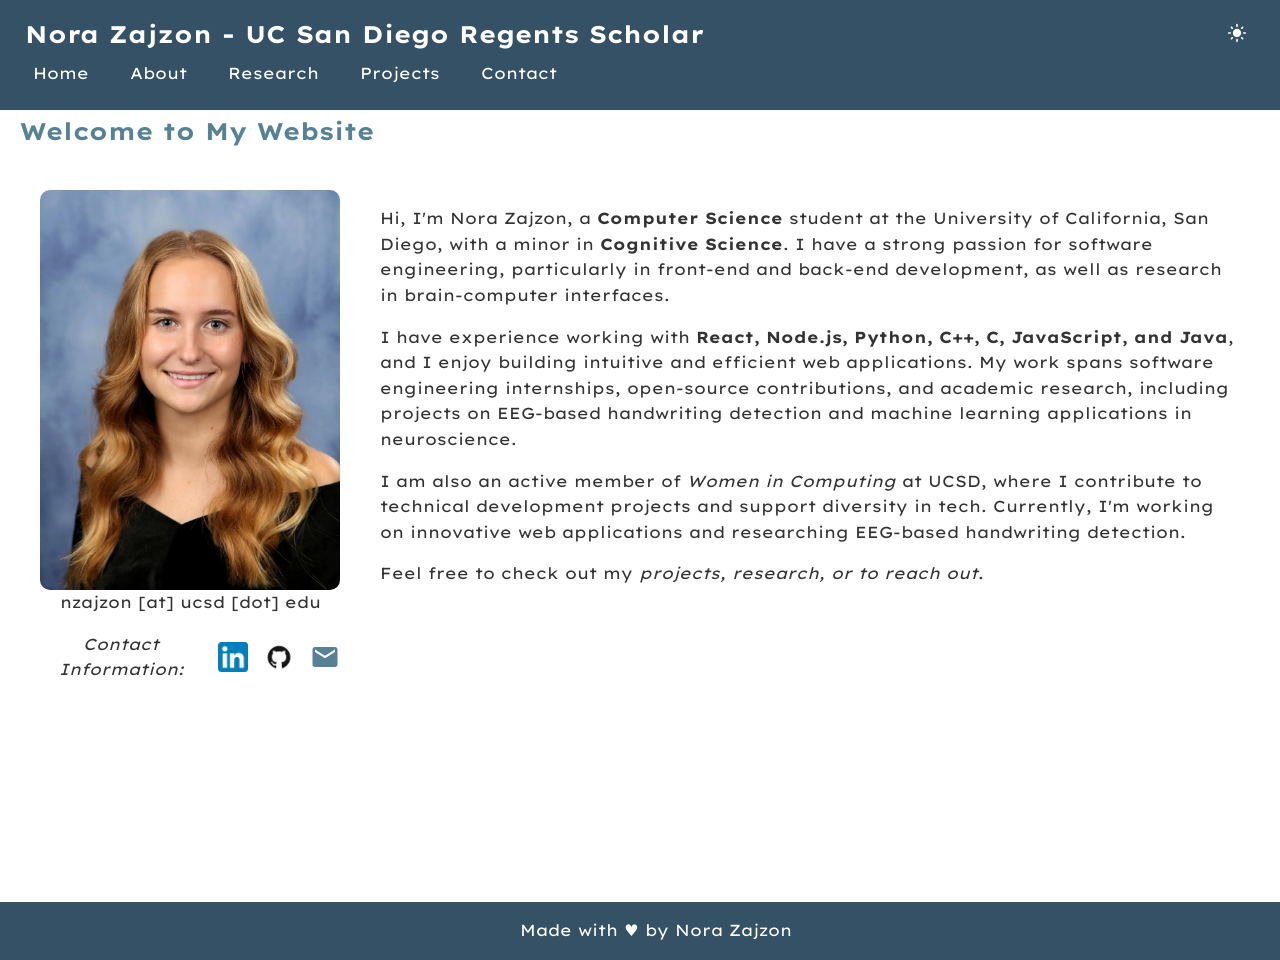
<file: index.html>
<!DOCTYPE html>
<html lang="en" class="no-js">
<head>
    <meta charset="UTF-8">
    <meta name="viewport" content="width=device-width, initial-scale=1.0">
    <meta name="description" content="Personal website">
    <meta name="author" content="Nora Zajzon">
    <title>Nora Zajzon - Personal Website</title>
    <meta property="og:title" content="My Web Portfolio">
    <meta property="og:description" content="A showcase of my web development work">
    <meta property="og:image" content="path/to/image.jpg">
    <link rel="stylesheet" href="style.css">
</head>
<body>
    <noscript>Your browser does not support JavaScript!</noscript>
    <header class="site-header">
        <nav class="nav-container">
            <button class="hamburger-btn" aria-label="Toggle menu">
                <span></span>
                <span></span>
                <span></span>
            </button>
            <h1 class="site-title">Nora Zajzon - UC San Diego Regents Scholar</h1>
            <button id="theme-toggle" class="theme-toggle" aria-label="Toggle dark mode">
                <!-- Icon will be inserted by JavaScript -->
            </button>
            <ul class="nav-links">
                <li><a href="index.html">Home</a></li>
                <li><a href="about.html">About</a></li>
                <li><a href="research.html">Research</a></li>
                <li><a href="projects.html">Projects</a></li>
                <li><a href="contact.html">Contact</a></li>
            </ul>
        </nav>
    </header>
    <div class="no-js-message">
        Note: Theme switching requires JavaScript. Your current theme preference cannot be saved without JavaScript enabled.
    </div>

    <main>
        <section>
            <h2>Welcome to My Website</h2>
            <div class="bio-container">
                <div class="bio-left">
                    <picture class="bio-image">
                        <!-- WebP format - best compression -->
                        <source type="image/webp" srcset="NoraImg.webp">
                        <!-- fallback -->
                        <source type="image/jpeg" srcset="NoraImg.jpg">
                        <source type="image/png" srcset="NoraImg-large.png">
                        
                        <!-- Default image with proper attributes -->
                        <img src="NoraImg.webp" 
                            alt="Nora Zajzon - Computer Science student at UCSD"
                            loading="lazy"
                            width="300"
                            height="400"
                            style="object-fit: cover; object-position: center">
                    </picture>
                    <figcaption>
                        <span class="email">nzajzon</span> [at] <span class="domain">ucsd</span> [dot] <span class="ext">edu</span>
                    </figcaption>

        
                    <address class="contact-info">
                        Contact Information:<br>
                        <a href="https://linkedin.com/in/nora-zajzon-9bb6021b6" target="_blank">
                            <img src="LinkedIn_icon.svg.png" alt="LinkedIn" width="30" height="30">
                        </a>
                        <a href="https://github.com/nora-zajzon" target="_blank">
                            <img src="GitHub-Mark-ea2971cee799.png" alt="Github" width="30" height="30">
                        </a>
                        <a href="mailto:nzajzon@ucsd.edu">
                            <svg width="30" height="30" viewBox="0 0 24 24">
                                <path fill="currentColor" d="M20,4H4C2.9,4,2,4.9,2,6v12c0,1.1,0.9,2,2,2h16c1.1,0,2-0.9,2-2V6C22,4.9,21.1,4,20,4z M20,8l-8,5L4,8V6l8,5l8-5V8z"/>
                            </svg>
                        </a>
                    </address>
                </div>
                <div class="bio-text">
                    <p>Hi, I'm Nora Zajzon, a <strong>Computer Science</strong> student at the University of California, San Diego, with a minor in <strong>Cognitive Science</strong>. 
                    I have a strong passion for software engineering, particularly in front-end and back-end development, as well as research in brain-computer interfaces.</p>
        
                    <p>I have experience working with <b>React, Node.js, Python, C++, C, JavaScript, and Java</b>, and I enjoy building intuitive and efficient web applications. 
                    My work spans software engineering internships, open-source contributions, and academic research, including projects on EEG-based handwriting detection and machine learning applications in neuroscience.</p>
        
                    <p>I am also an active member of <em>Women in Computing</em> at UCSD, where I contribute to technical development projects and support diversity in tech. 
                    Currently, I'm working on innovative web applications and researching EEG-based handwriting detection.</p>
        
                    <p>Feel free to check out my <i>projects, research, or to reach out</i>.</p>
                </div>
            </div>
        </section>        

    </main>

    <page-section-divider></page-section-divider>
    <footer>
        <p>Made with &hearts; by Nora Zajzon</p>
    </footer>
    <script src="./theme.js"></script>
</body>
</html>
</file>
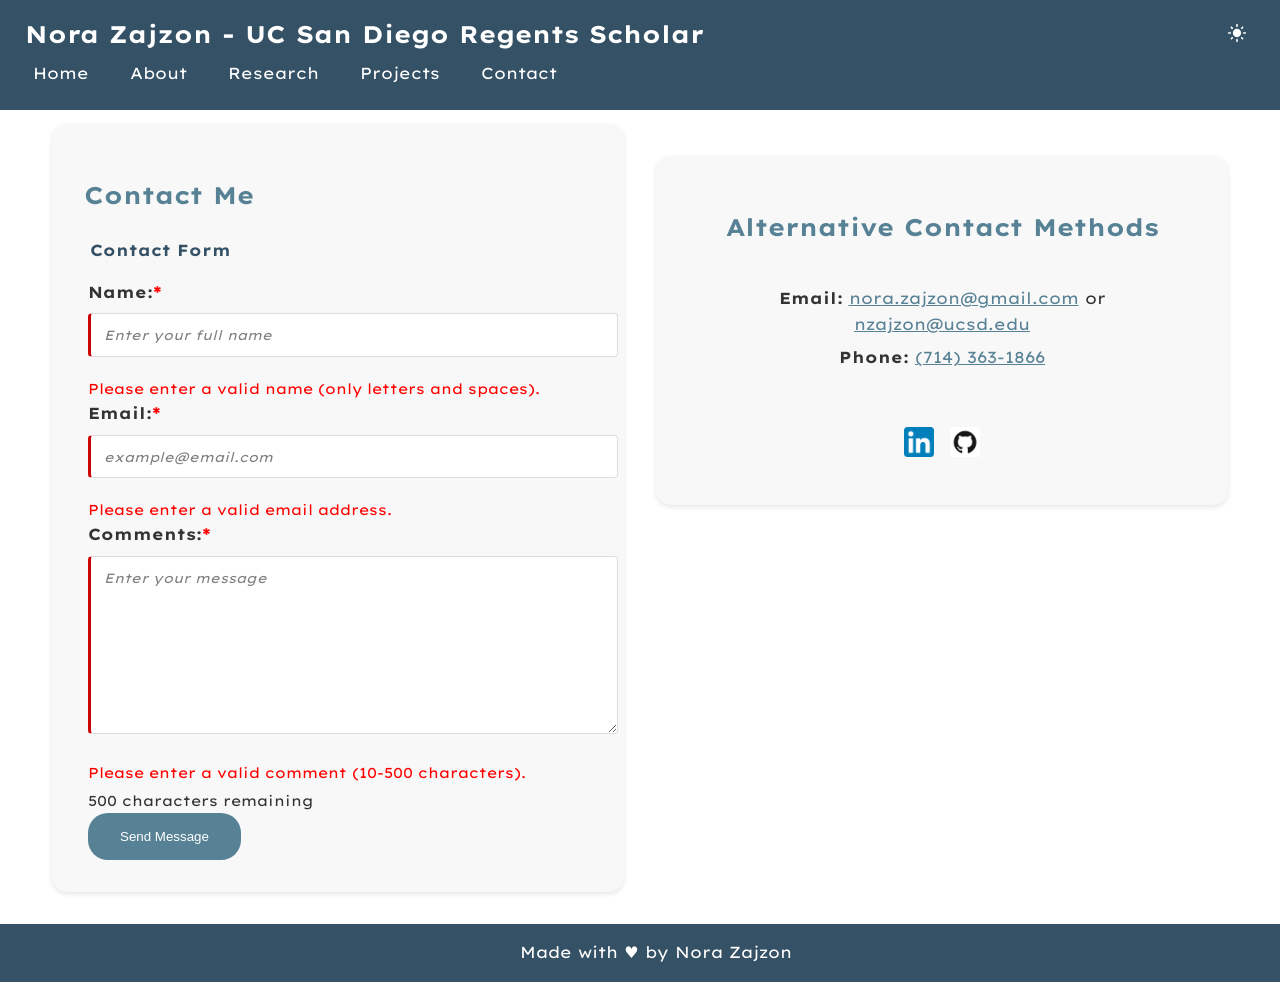
<file: contact.html>
<!DOCTYPE html>
<html lang="en" class="no-js">
<head>
    <meta charset="UTF-8">
    <meta name="viewport" content="width=device-width, initial-scale=1.0">
    <title>Contact - Nora Zajzon</title>
    <link rel="stylesheet" href="style.css">
</head>
<body>
    <header class="site-header">
        <nav class="nav-container">
            <button class="hamburger-btn" aria-label="Toggle menu">
                <span></span>
                <span></span>
                <span></span>
            </button>
            <h1 class="site-title">Nora Zajzon - UC San Diego Regents Scholar</h1>
            <button id="theme-toggle" class="theme-toggle" aria-label="Toggle dark mode">
                <!-- Icon will be inserted by JavaScript -->
            </button>
            <ul class="nav-links">
                <li><a href="index.html">Home</a></li>
                <li><a href="about.html">About</a></li>
                <li><a href="research.html">Research</a></li>
                <li><a href="projects.html">Projects</a></li>
                <li><a href="contact.html">Contact</a></li>
            </ul>
        </nav>
    </header>
    <div class="no-js-message">
        Note: Theme switching requires JavaScript. Your current theme preference cannot be saved without JavaScript enabled.
    </div>

    <main>
        <div class="contact-container">
            <!-- Left side - Form -->
            <section class="form-section">
                <h1>Contact Me</h1>
                <form action="https://httpbin.org/post" method="post">
                    <fieldset>
                        <legend>Contact Form</legend>
                
                        <label for="name">Name:<span class="required">*</span></label>
                        <input type="text" id="name" name="name" required minlength="2" maxlength="50" 
                               pattern="^[A-Za-z\s]+$" placeholder="Enter your full name">
                        <output class="error-message">Please enter a valid name (only letters and spaces).</output>
                
                        <label for="email">Email:<span class="required">*</span></label>
                        <input type="email" id="email" name="email" required placeholder="example@email.com">
                        <output class="error-message">Please enter a valid email address.</output>
                
                        <label for="comments">Comments:<span class="required">*</span></label>
                        <textarea id="comments" name="comments" required minlength="10" maxlength="500" 
                                  pattern="^[A-Za-z0-9 .,!?()&@#$%^*+=\\-_/]+$" 
                                  placeholder="Enter your message"></textarea>
                        <output class="error-message">Please enter a valid comment (10-500 characters).</output>
                        <div id="comments-countdown"></div>
                
                        <input type="hidden" name="possible_bot" value="true">
                        
                        <button type="submit">Send Message</button>
                    </fieldset>
                </form>
                
            </section>

            <!-- Right side - Contact Info -->
            <section class="contact-section">
                <h2>Alternative Contact Methods</h2>
                <div class="contact-details">
                    <p>
                        <strong>Email:</strong> 
                        <a href="mailto:nora.zajzon@gmail.com">nora.zajzon@gmail.com</a> or 
                        <a href="mailto:nzajzon@ucsd.edu">nzajzon@ucsd.edu</a>
                    </p>
                    <p>
                        <strong>Phone:</strong> 
                        <a href="tel:+17143631866">(714) 363-1866</a>
                    </p>
                </div>
                <div class="contact-icons">
                    <a href="https://linkedin.com/in/nora-zajzon-9bb6021b6" target="_blank" rel="noopener noreferrer">
                        <picture class="social-icon">
                            <source type="image/webp" srcset="LinkedIn_icon.svg.webp">
                            <img src="LinkedIn_icon.svg.webp" 
                                alt="LinkedIn Profile" 
                                loading="lazy"
                                width="30"
                                height="30">
                        </picture>
                    </a>
                    <a href="https://github.com/nora-zajzon" target="_blank" rel="noopener noreferrer">
                        <picture class="social-icon">
                            <source type="image/webp" srcset="GitHub-Mark-ea2971cee799.webp">
                            <img src="GitHub-Mark-ea2971cee799.webp" 
                                alt="GitHub Profile" 
                                loading="lazy"
                                width="30"
                                height="30">
                        </picture>
                    </a>
                </div>
            </section>
        </div>
    </main>
    <footer>
        <p>Made with &hearts; by Nora Zajzon</p>
    </footer>
    <script src="./theme.js"></script>
</body>
</html>
</file>
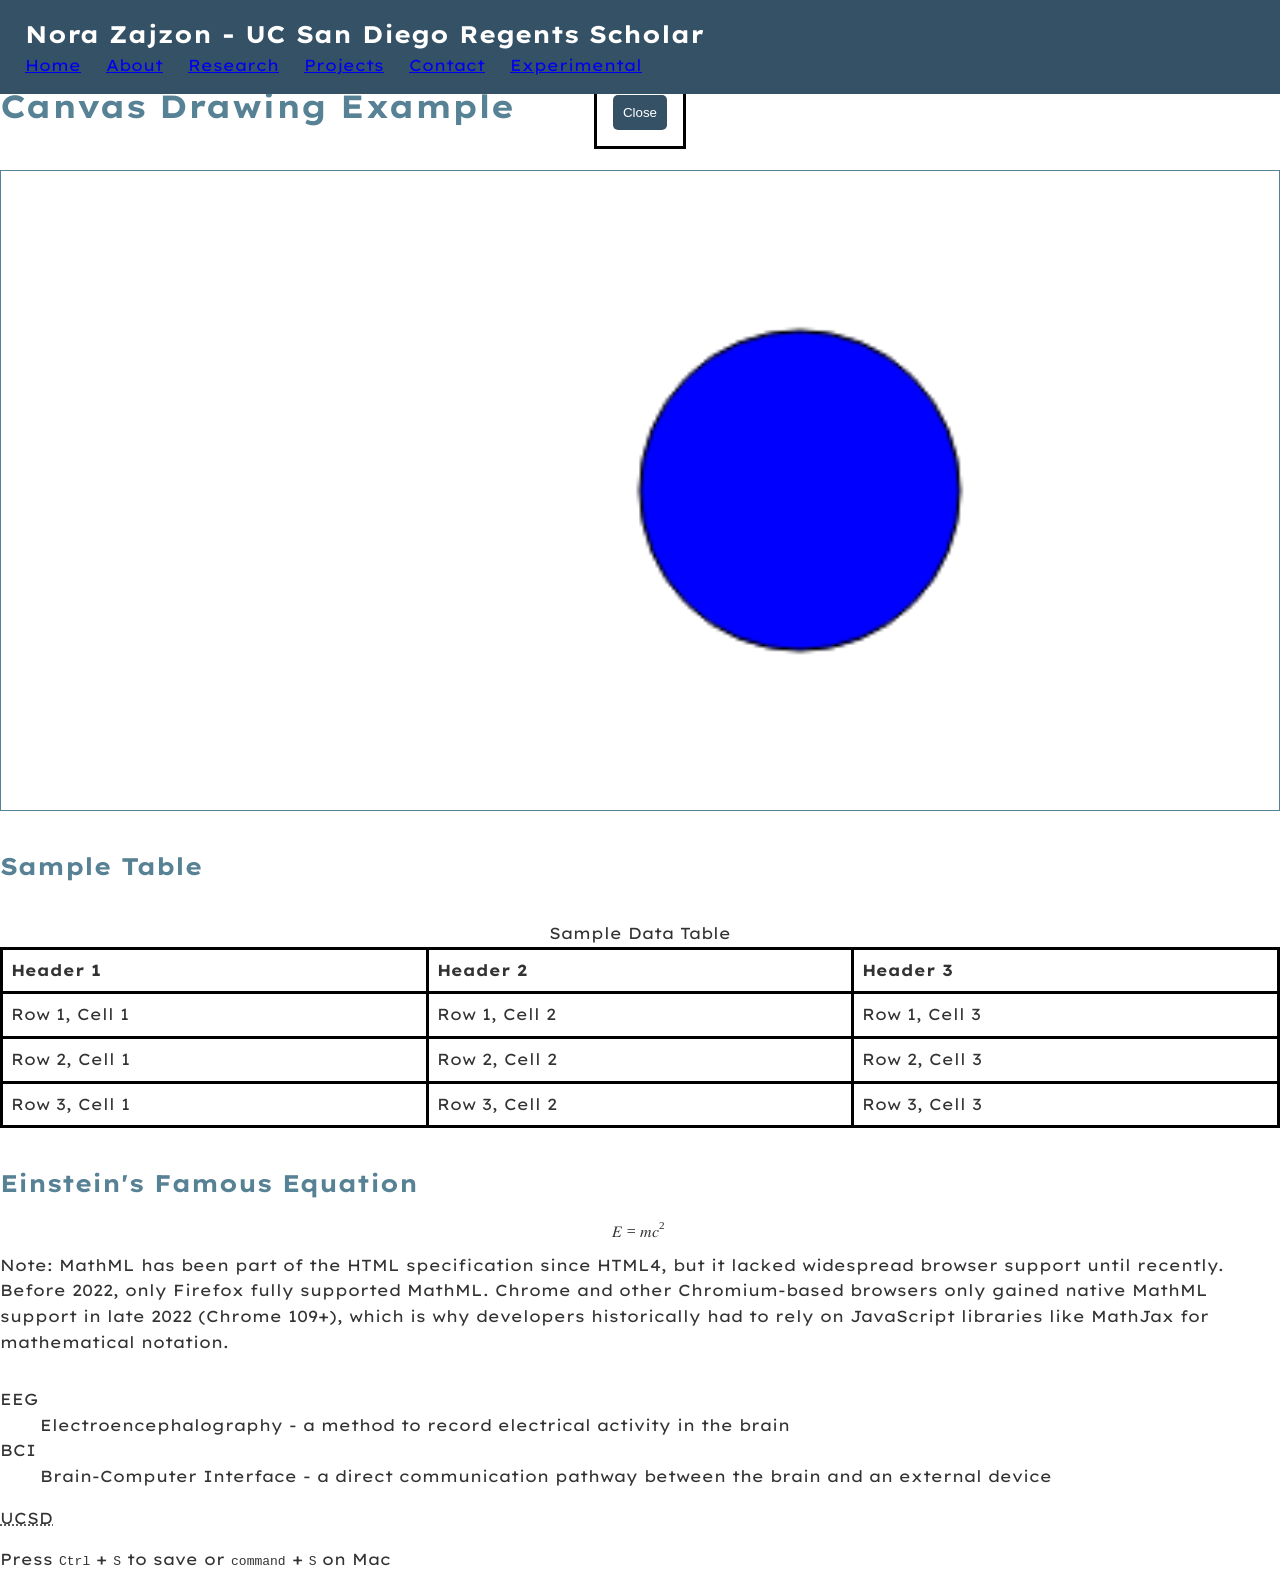
<file: experiemental.html>
<!DOCTYPE html>
<html lang="en">
<head>
    <meta charset="UTF-8">
    <meta name="viewport" content="width=device-width, initial-scale=1.0">
    <meta name="description" content="An experimental page showcasing HTML5 features including Canvas, MathML, and tables">
    <meta name="keywords" content="HTML5, Canvas, MathML, Einstein, Physics">
    <meta property="og:title" content="HTML5 Experimental Features">
    <meta property="og:description" content="Explore HTML5 features including Einstein's famous equation">
    <meta property="og:type" content="website">
    <title>Canvas and Table Example</title>
    <style>
        table, th, td {
            border: solid black;
        }
    </style>
</head>
<link rel="stylesheet" href="style.css">
<hgroup>
</hgroup>
<body>
    <header class="site-header">
        <nav class = "nav-container nav-fixed">
            <h1 class="site-title">Nora Zajzon - UC San Diego Regents Scholar</h1>
            <ul class="nav-links">
                <a href="index.html">Home</a>
                <a href="about.html">About</a>
                <a href="research.html">Research</a>
                <a href="projects.html">Projects</a>
                <a href="contact.html">Contact</a>
                <a href="experiemental.html">Experimental</a>
            </ul>
        </nav>
    </header>
    <h1>Canvas Drawing Example</h1>
    
    <canvas id="myCanvas" width="400" height="200"></canvas>

    <h2>Sample Table</h2>
    <table>
        <caption>Sample Data Table</caption>
        <colgroup>
            <col width="100">
            <col width="100">
            <col width="100">
        </colgroup>
        <thead>
            <tr>
                <th>Header 1</th>
                <th>Header 2</th>
                <th>Header 3</th>
            </tr>
        </thead>
        <tbody>
            <tr>
                <td>Row 1, Cell 1</td>
                <td>Row 1, Cell 2</td>
                <td>Row 1, Cell 3</td>
            </tr>
            <tr>
                <td>Row 2, Cell 1</td>
                <td>Row 2, Cell 2</td>
                <td>Row 2, Cell 3</td>
            </tr>
            <tr>
                <td>Row 3, Cell 1</td>
                <td>Row 3, Cell 2</td>
                <td>Row 3, Cell 3</td>
            </tr>
        </tbody>
    </table>

    <h2>Einstein's Famous Equation</h2>
    <math xmlns="http://www.w3.org/1998/Math/MathML">
        <mrow>
            <mi>E</mi>
            <mo>=</mo>
            <mrow>
                <mi>m</mi>
                <msup>
                    <mi>c</mi>
                    <mn>2</mn>
                </msup>
            </mrow>
        </mrow>
    </math>
    
    <p>Note: MathML has been part of the HTML specification since HTML4, but it lacked widespread browser support until recently. 
    Before 2022, only Firefox fully supported MathML. Chrome and other Chromium-based browsers only gained native MathML support 
    in late 2022 (Chrome 109+), which is why developers historically had to rely on JavaScript libraries like MathJax for mathematical notation.</p>

    <dl>
        <dt>EEG</dt>
        <dd>Electroencephalography - a method to record electrical activity in the brain</dd>
        <dt>BCI</dt>
        <dd>Brain-Computer Interface - a direct communication pathway between the brain and an external device</dd>
    </dl>

    <script>
        const canvas = document.getElementById('myCanvas');
        const ctx = canvas.getContext('2d');
        ctx.beginPath();
        ctx.arc(250, 100, 50, 0, 2 * Math.PI);
        ctx.fillStyle = 'blue';
        ctx.fill();
        ctx.stroke();

        class HelloWorld extends HTMLElement {
            connectedCallback() {
                console.log("Hello, World");
            }
        }
        customElements.define('hello-world', HelloWorld);
    </script>

    <hello-world></hello-world>

    <abbr title="University of California, San Diego">UCSD</abbr>

    <p>Press <kbd>Ctrl</kbd> + <kbd>S</kbd> to save or <kbd>command</kbd> + <kbd>S</kbd> on Mac</p>
    <dialog open>
        <p></p>
        <form method="dialog">
            <button value="close">Close</button>
        </form>
    </dialog>
</body>
</html>
</file>
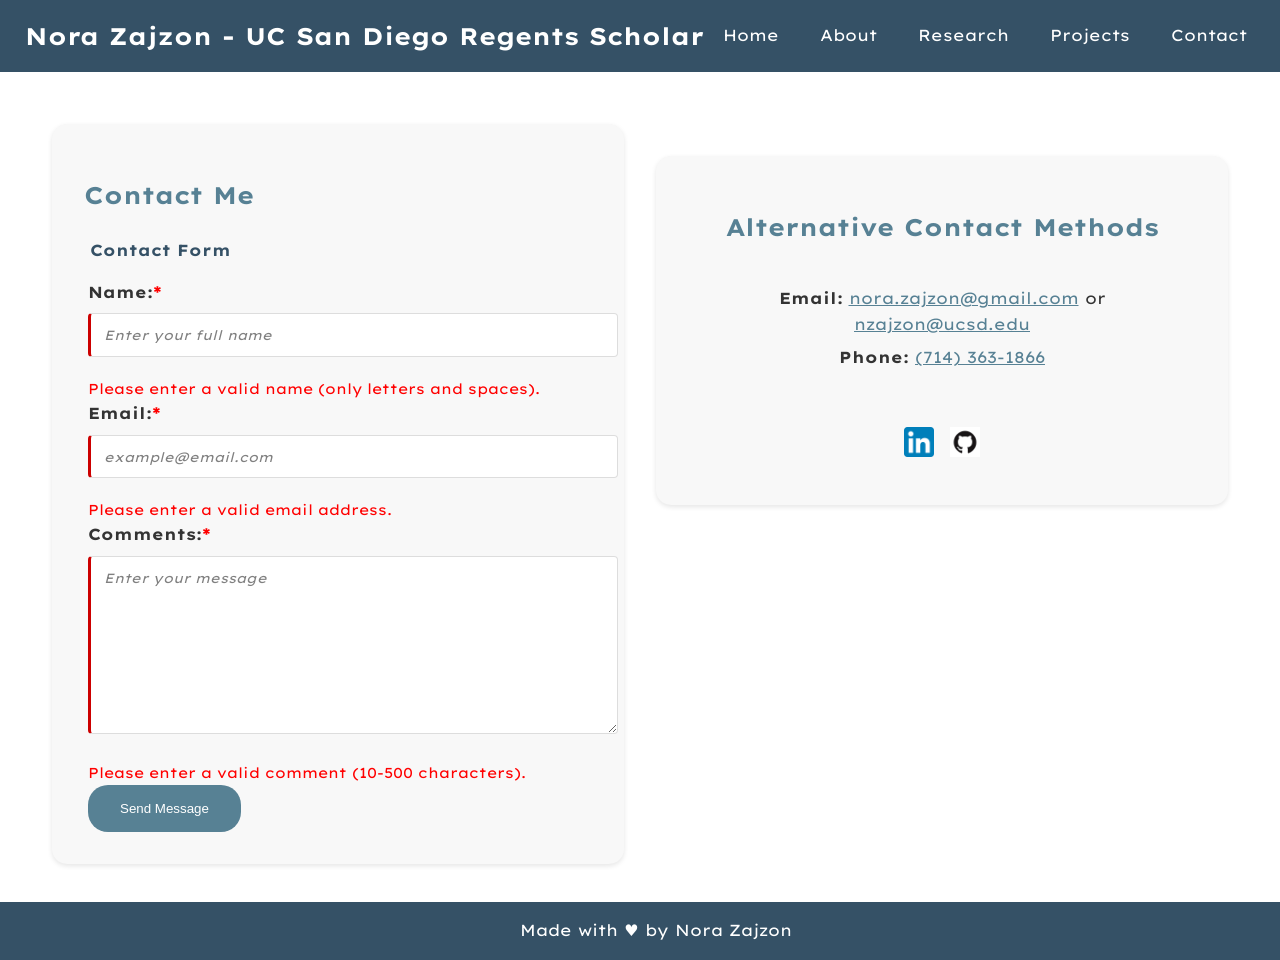
<file: form-no-js.html>
<!DOCTYPE html>
<html lang="en">
<head>
    <meta charset="UTF-8">
    <meta name="viewport" content="width=device-width, initial-scale=1.0">
    <title>Contact - Nora Zajzon</title>
</head>
<link rel="stylesheet" href="style.css">
<script>
    // JavaScript can be added here
    class HelloWorld extends HTMLElement {
        connectedCallback() {
            this.innerHTML = "Made with ❤️ by Nora Zajzon";
            this.style.textAlign = "center";
            this.style.padding = "1em";
            this.style.marginTop = "2em";
        }
    }
    customElements.define('hello-world', HelloWorld);
</script>
<body>
    <header class="site-header">
        <nav class="nav-container nav-fixed">
            <h1 class="site-title">Nora Zajzon - UC San Diego Regents Scholar</h1>
            <label for="nav-toggle" class="nav-toggle-label">☰</label>
            <input type="checkbox" id="nav-toggle">
            <ul class="nav-links">
                <li><a href="index.html">Home</a></li>
                <li><a href="about.html">About</a></li>
                <li><a href="research.html">Research</a></li>
                <li><a href="projects.html">Projects</a></li>
                <li><a href="contact.html">Contact</a></li>
            </ul>
        </nav>
    </header>

    <main>
        <div class="contact-container">
            <!-- Left side - Form -->
            <section class="form-section">
                <h1>Contact Me</h1>
                <form action="https://httpbin.org/post" method="post">
                    <fieldset>
                        <legend>Contact Form</legend>
                
                        <label for="name">Name:<span class="required">*</span></label>
                        <input type="text" id="name" name="name" required minlength="2" maxlength="50" 
                               pattern="^[A-Za-z\s]+$" placeholder="Enter your full name">
                        <output class="error-message">Please enter a valid name (only letters and spaces).</output>
                
                        <label for="email">Email:<span class="required">*</span></label>
                        <input type="email" id="email" name="email" required placeholder="example@email.com">
                        <output class="error-message">Please enter a valid email address.</output>
                
                        <label for="comments">Comments:<span class="required">*</span></label>
                        <textarea id="comments" name="comments" required minlength="10" maxlength="500" 
                                  pattern="^[A-Za-z0-9 .,!?()&@#$%^*+=\-_/]+$" 
                                  placeholder="Enter your message"></textarea>
                        <output class="error-message">Please enter a valid comment (10-500 characters).</output>
                
                        <input type="hidden" name="possible_bot" value="true">
                        
                        <button type="submit">Send Message</button>
                    </fieldset>
                </form>
                
            </section>

            <!-- Right side - Contact Info -->
            <section class="contact-section">
                <h2>Alternative Contact Methods</h2>
                <div class="contact-details">
                    <p>
                        <strong>Email:</strong> 
                        <a href="mailto:nora.zajzon@gmail.com">nora.zajzon@gmail.com</a> or 
                        <a href="mailto:nzajzon@ucsd.edu">nzajzon@ucsd.edu</a>
                    </p>
                    <p>
                        <strong>Phone:</strong> 
                        <a href="tel:+17143631866">(714) 363-1866</a>
                    </p>
                </div>
                <div class="contact-icons">
                    <a href="https://linkedin.com/in/nora-zajzon-9bb6021b6" target="_blank" rel="noopener noreferrer">
                        <picture class="social-icon">
                            <source type="image/webp" srcset="LinkedIn_icon.svg.webp">
                            <img src="LinkedIn_icon.svg.webp" 
                                alt="LinkedIn Profile" 
                                loading="lazy"
                                width="30"
                                height="30">
                        </picture>
                    </a>
                    <a href="https://github.com/nora-zajzon" target="_blank" rel="noopener noreferrer">
                        <picture class="social-icon">
                            <source type="image/webp" srcset="GitHub-Mark-ea2971cee799.webp">
                            <img src="GitHub-Mark-ea2971cee799.webp" 
                                alt="GitHub Profile" 
                                loading="lazy"
                                width="30"
                                height="30">
                        </picture>
                    </a>
                </div>
            </section>
        </div>
    </main>
    <footer>
        <p>Made with &hearts; by Nora Zajzon</p>
    </footer>
</body>
</html>
</file>
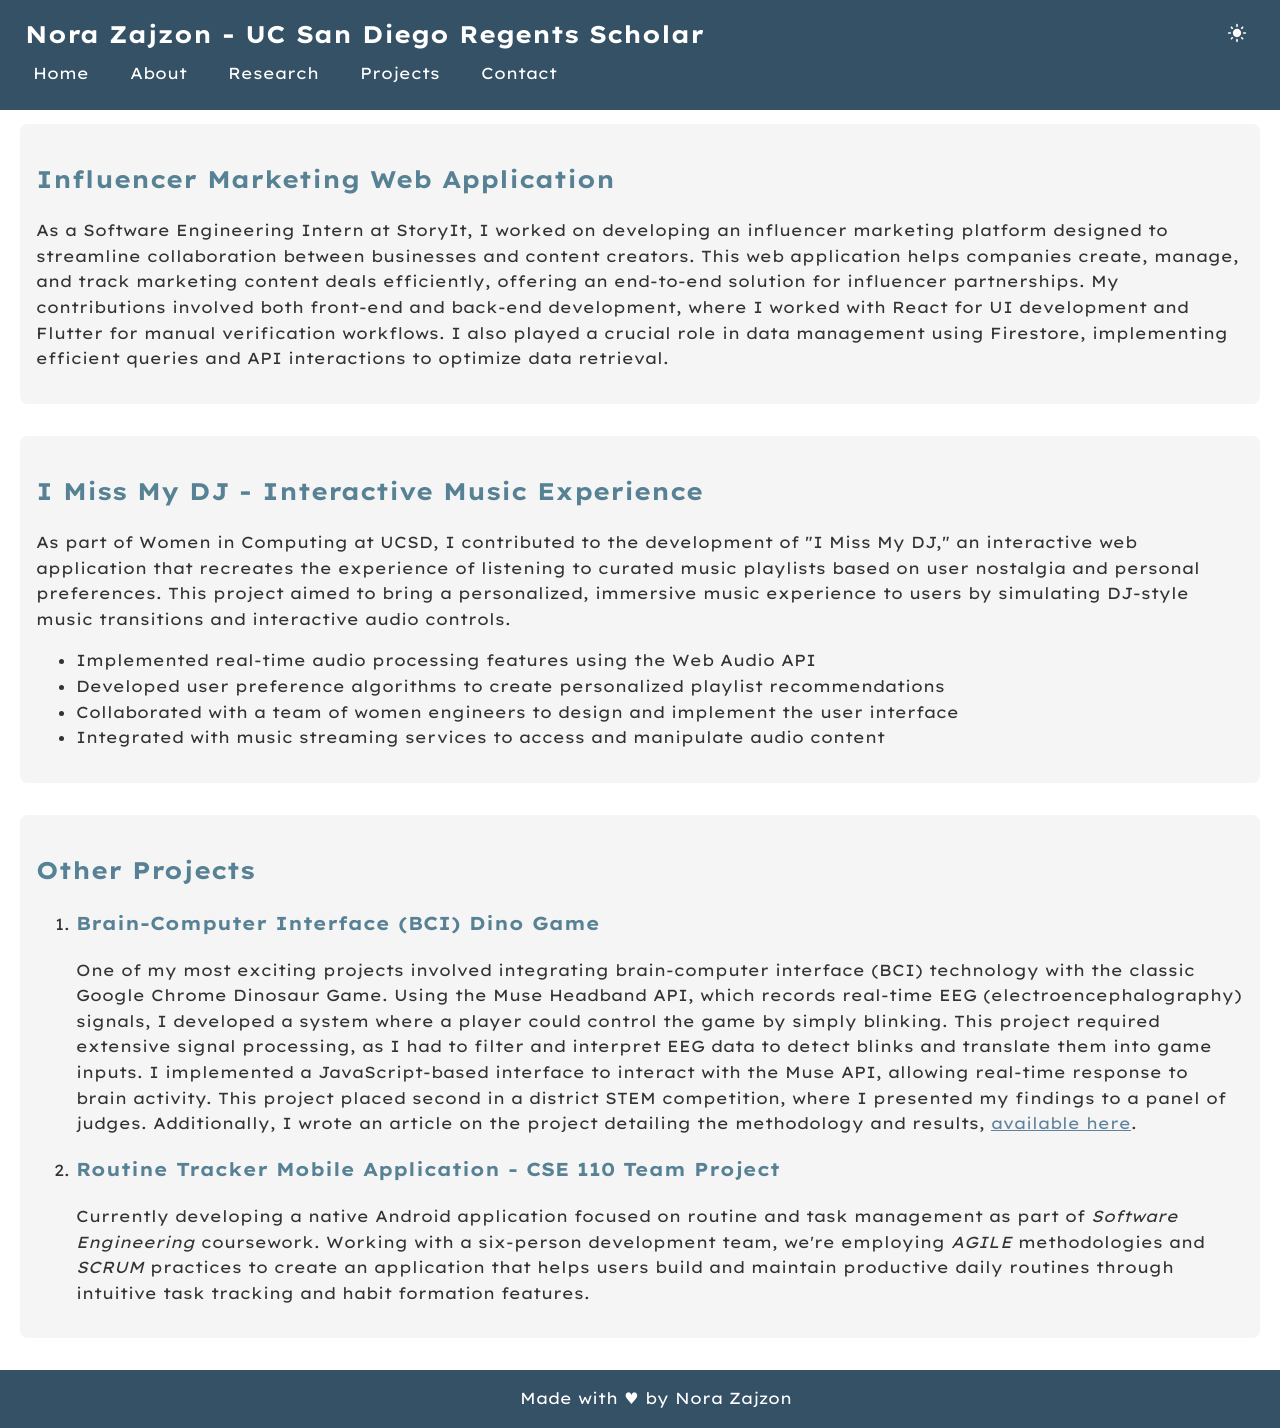
<file: projects.html>
<!DOCTYPE html>
<html lang="en" class="no-js">
<head>
    <meta charset="UTF-8">
    <meta name="viewport" content="width=device-width, initial-scale=1.0">
    <title>Projects - Nora Zajzon</title>
    <link rel="stylesheet" href="style.css">
</head>
<body>
    <header class="site-header">
        <nav class="nav-container">
            <button class="hamburger-btn" aria-label="Toggle menu">
                <span></span>
                <span></span>
                <span></span>
            </button>
            <h1 class="site-title">Nora Zajzon - UC San Diego Regents Scholar</h1>
            <button id="theme-toggle" class="theme-toggle" aria-label="Toggle dark mode">
                <!-- Icon will be inserted by JavaScript -->
            </button>
            <ul class="nav-links">
                <li><a href="index.html">Home</a></li>
                <li><a href="about.html">About</a></li>
                <li><a href="research.html">Research</a></li>
                <li><a href="projects.html">Projects</a></li>
                <li><a href="contact.html">Contact</a></li>
            </ul>
        </nav>
    </header>
    <div class="no-js-message">
        Note: Theme switching requires JavaScript. Your current theme preference cannot be saved without JavaScript enabled.
    </div>

    <main>
        <section>
            <article>
                <h2>Influencer Marketing Web Application</h2>
                <p>As a Software Engineering Intern at StoryIt, I worked on developing an influencer marketing platform designed to streamline collaboration between businesses and content creators. This web application helps companies create, manage, and track marketing content deals efficiently, offering an end-to-end solution for influencer partnerships.

                    My contributions involved both front-end and back-end development, where I worked with React for UI development and Flutter for manual verification workflows. I also played a crucial role in data management using Firestore, implementing efficient queries and API interactions to optimize data retrieval.</p>
            </article>
            <article>
                <h2>I Miss My DJ - Interactive Music Experience</h2>
                <p>As part of Women in Computing at UCSD, I contributed to the development of "I Miss My DJ," an interactive web application that recreates the experience of listening to curated music playlists based on user nostalgia and personal preferences. This project aimed to bring a personalized, immersive music experience to users by simulating DJ-style music transitions and interactive audio controls.</p>
                <ul>
                    <li>Implemented real-time audio processing features using the Web Audio API</li>
                    <li>Developed user preference algorithms to create personalized playlist recommendations</li>
                    <li>Collaborated with a team of women engineers to design and implement the user interface</li>
                    <li>Integrated with music streaming services to access and manipulate audio content</li>
                </ul>
            </article>
            <article>
                <h2>Other Projects</h2>
                <ol>
                    <li>
                        <h3>Brain-Computer Interface (BCI) Dino Game</h3>
                        <p>One of my most exciting projects involved integrating brain-computer interface (BCI) technology with the classic Google Chrome Dinosaur Game. Using the Muse Headband API, which records real-time EEG (electroencephalography) signals, I developed a system where a player could control the game by simply blinking. This project required extensive signal processing, as I had to filter and interpret EEG data to detect blinks and translate them into game inputs.

                            I implemented a JavaScript-based interface to interact with the Muse API, allowing real-time response to brain activity. This project placed second in a district STEM competition, where I presented my findings to a panel of judges. Additionally, I wrote an article on the project detailing the methodology and results, <a href="https://nora-zajzon.medium.com/playing-the-dino-game-using-brainwaves-927145035267" target="_blank" style="color: #60829c;">available here</a>.</p>
                    </li>
                    <li>
                        <h3>Routine Tracker Mobile Application - CSE 110 Team Project</h3>
                        <p>Currently developing a native Android application focused on routine and task management as part of 
                        <dfn>Software Engineering</dfn> coursework. Working with a six-person development team, we're employing 
                        <dfn>AGILE</dfn> methodologies and <dfn>SCRUM</dfn> practices to create an application that helps users 
                        build and maintain productive daily routines through intuitive task tracking and habit formation features.</p>
                    </li>
                </ol>
            </article>
        </section>
    </main>
    <footer>
        <p>Made with &hearts; by Nora Zajzon</p>
    </footer>
    <script src="./theme.js"></script>
</body>
</html>
</file>
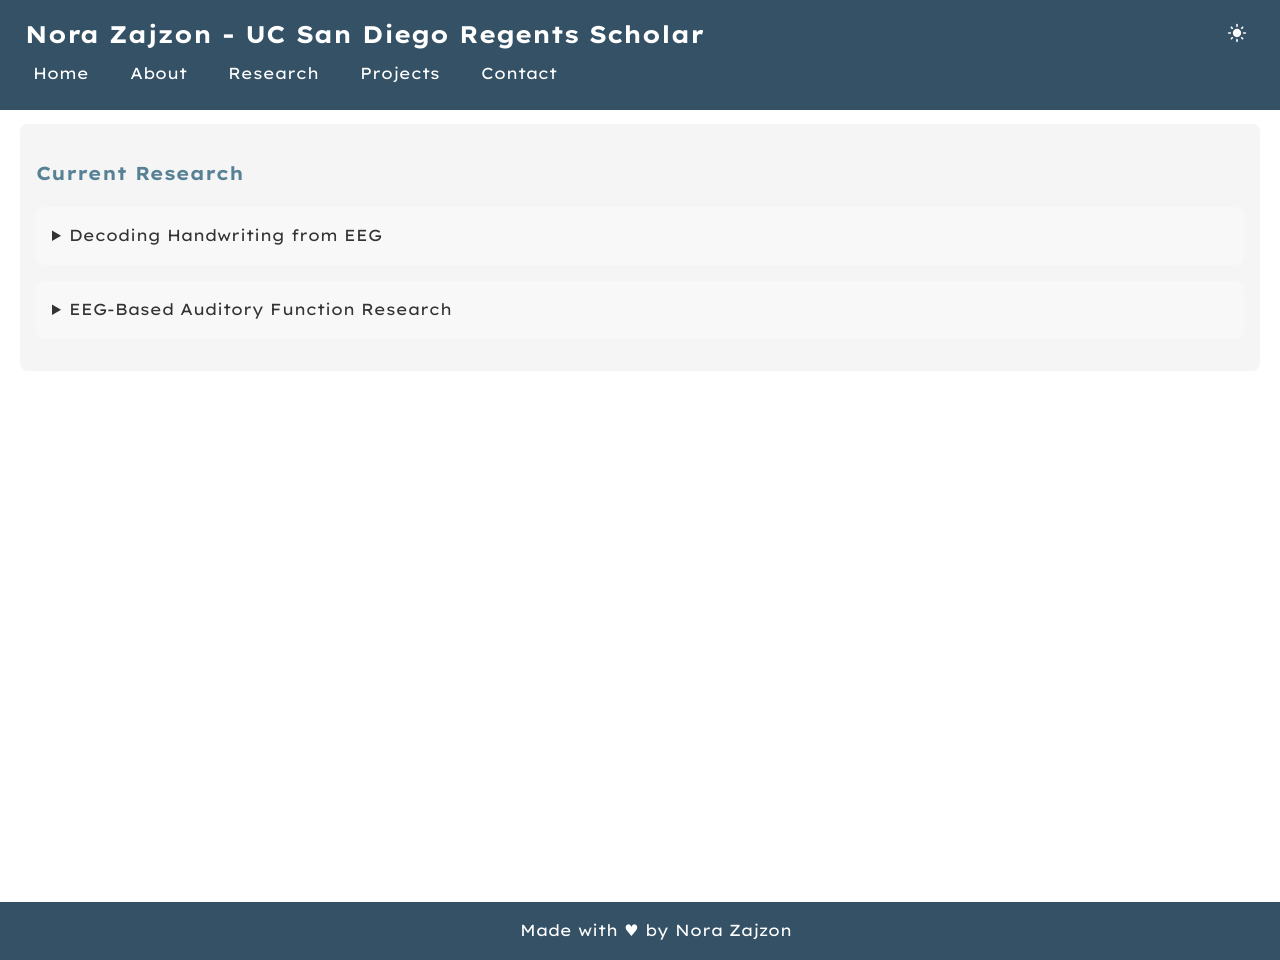
<file: research.html>
<!DOCTYPE html>
<html lang="en" class="no-js">
<head>
    <meta charset="UTF-8">
    <meta name="viewport" content="width=device-width, initial-scale=1.0">
    <title>Research - Nora Zajzon</title>
    <link rel="stylesheet" href="style.css">
</head>
<body>
    <header class="site-header">
        <nav class="nav-container">
            <button class="hamburger-btn" aria-label="Toggle menu">
                <span></span>
                <span></span>
                <span></span>
            </button>
            <h1 class="site-title">Nora Zajzon - UC San Diego Regents Scholar</h1>
            <button id="theme-toggle" class="theme-toggle" aria-label="Toggle dark mode">
                <!-- Icon will be inserted by JavaScript -->
            </button>
            <ul class="nav-links">
                <li><a href="index.html">Home</a></li>
                <li><a href="about.html">About</a></li>
                <li><a href="research.html">Research</a></li>
                <li><a href="projects.html">Projects</a></li>
                <li><a href="contact.html">Contact</a></li>
            </ul>
        </nav>
    </header>
    <div class="no-js-message">
        Note: Theme switching requires JavaScript. Your current theme preference cannot be saved without JavaScript enabled.
    </div>
    <main>
        <section>
            <article>
                <h1>Current Research</h1>
                <details>
                    <summary>Decoding Handwriting from EEG</summary>
                    <p>I am currently engaged in a research project at UC San Diego focused on detecting handwriting using EEG (electroencephalography). This project explores both physical handwriting and mental imagery of handwriting, leveraging machine learning classification models such as sLDA (sparse Linear Discriminant Analysis) to analyze neural activity patterns.

                        To enhance data visualization and accuracy, I integrate motion capture technology with EEG data, allowing for a dynamic representation of handwriting movements. This interdisciplinary approach provides insights into brain-computer interfaces (BCI) and their potential applications in assistive technologies, such as neural prosthetics for individuals with motor impairments.
                        
                        </p>
                </details>
                <details>
                    <summary>EEG-Based Auditory Function Research</summary>
                    <p>Previously, I contributed to a research initiative at the Neural Engineering Research Lab at UCSD, where we studied human auditory function through EEG recordings. This project aimed to analyze alpha neurofeedback mechanisms, exploring how brainwave activity correlates with auditory perception.

                        Using a commercial EEG headset (CGX Systems) and custom in-ear EEG sensors developed in the Integrated Systems Neuroengineering Laboratory, we collected and analyzed brain activity in response to auditory stimuli. The research sought to establish a foundation for future in-ear EEG sensor development, potentially leading to non-invasive neurofeedback applications.</p>
                </details>
            </article>
        </section>
    </main>
    <footer>
        <p>Made with &hearts; by Nora Zajzon</p>
    </footer>
    <script src="./theme.js"></script>
</body>
</html>
</file>
<file: style.css>
@import url('https://fonts.googleapis.com/css2?family=Funnel+Display:wght@300..800&family=Lexend+Exa:wght@100..900&display=swap');
@import url('https://fonts.googleapis.com/css2?family=Funnel+Display:wght@300..800&family=Lexend+Exa:wght@100..900&family=Montserrat:ital,wght@0,100..900;1,100..900&display=swap');

:root {
  --primary-color: #355166;
  --secondary-color: color-mix(in srgb, #355166 60%, rgb(137, 201, 216));
  --text-color: #333;
  --background-color: #ffffff;
  --nav-hover-color: rgba(190, 190, 190, 0.716);
  --header-height: 60px;
  --font-primary: "Lexend Exa", system-ui, -apple-system, sans-serif;
  --box-shadow: 0 2px 5px rgba(0,0,0,0.1);
  --transition-speed: 0.3s;
  --form-background: #f8f8f8;
  --border-color: #ddd;
}

/* Dark theme */
[data-theme="dark"] {
  --primary-color: #5c8cb3;
  --secondary-color: color-mix(in srgb, #5c8cb3 60%, rgb(93, 149, 189));
  --text-color: #e0e0e0;
  --background-color: #1a1a1a;
  --nav-hover-color: rgba(90, 90, 90, 0.716);
  --box-shadow: 0 2px 5px rgba(255,255,255,0.1);
  --form-background: #2d2d2d;
  --border-color: #444;
  --container-background: #2d2d2d;
  --article-background: #333333;
  --details-background: #2a2a2a;
}

[data-theme="forest"] {
  --primary-color: #3a5a40;
  --secondary-color: #588157;
  --text-color: #344e41;
  --background-color: #dad7cd;
  --nav-hover-color: rgba(190, 190, 190, 0.716);
  --header-height: 60px;
  --font-primary: "Montserrat", system-ui, -apple-system, sans-serif;
  --box-shadow: 0 2px 5px rgba(0, 50, 9, 0.1);
  --transition-speed: 0.3s;
  --form-background: #f8f8f8;
  --border-color: #ddd;
}

h1:not(.site-title), h2, h3, h4, h5, h6 {
    color: var(--secondary-color) !important;
}
/* Base styles */
html, body {
    margin: 0;
    padding: 0;
    width: 100%;
    max-width: 100%;
    overflow-x: hidden;
}

body {
  min-height: 100vh;
  display: flex;
  flex-direction: column;
  font-family: var(--font-primary);
  padding-top: 60px;
  line-height: 1.6;
  background-color: var(--background-color);
  color: var(--text-color);
  transition: background-color var(--transition-speed), color var(--transition-speed);
}

noscript{
    margin: 100px;
    padding: 10px;
    background-color: var(--background-color);
    color: var(--text-color);
    border: 1px solid var(--secondary-color);
    border-radius: 5px;
}

.site-header {
  width: 100%;
  position: fixed;
  top: 0;
  left: 0;
  z-index: 1000;
  background-color: #d5d5d5;
  box-sizing: border-box;

  & .nav-container {
    display: flex;
    flex-wrap: wrap;
    justify-content: space-between;
    align-items: center;
    background-color: var(--primary-color);
    padding: 15px 25px;
    width: 100%;
    box-sizing: border-box;
    position: relative;

    & .site-title {
      color: white;
      margin: 0;
      white-space: nowrap;
      overflow: hidden;
      text-overflow: ellipsis;
      max-width: calc(100% - 120px);
    }

    & .nav-links {
      display: flex;
      gap: 25px;
      margin: 0;
      padding: 0;
      list-style: none;
    }

    & .nav-links li a {
      color: white;
      text-decoration: none;
      padding: 8px;
      display: block;
      transition: background 0.3s ease;
    }

    & .nav-links li a:hover {
      background-color: var(--nav-hover-color);
      border-radius: 5px;
    }
  }
}

.bio-container {
  display: flex;
  align-items: flex-start;
  justify-content: flex-start;
  gap: 40px;
  width: 100%;
  max-width: 100%;
  padding: 20px;
  box-sizing: border-box;

  & .bio-left {
    display: flex;
    flex-direction: column;
    align-items: center;
    width: 300px;
    margin-left: 0;

    & .bio-image {
      width: 100%;
      max-width: 300px;
      aspect-ratio: 3/4;
      overflow: hidden;
      border-radius: 10px;

      & img {
        width: 100%;
        height: 100%;
        object-fit: cover;
        object-position: center;
      }
    }

    & .contact-info {
      width: 100%;
      text-align: center;
      margin-top: 1rem;
      display: flex;
      justify-content: center;
      gap: 1rem;

      & a {
        display: inline-flex;
        align-items: center;
        justify-content: center;

        & img,
        & svg {
          transition: transform 0.3s ease;

          &:hover {
            transform: scale(1.1);
          }
        }
      }
    }
  }

  & .bio-text {
    flex: 1;
    font-size: 16px;
    line-height: 1.6;
    color: var(--text-color);
  }
}

form {
  display: flex;
  flex-direction: column;
  gap: 1rem;
  max-width: 500px;
  margin: auto;
}

form label {
  display: block;
  font-weight: bold;
  margin-bottom: 5px;
  color: var(--text-color);
}

form input, 
form textarea {
  width: 100%;
  padding: 10px;
  margin-bottom: 5px;
  border: 1px solid var(--secondary-color);
  border-radius: 4px;
  font-family: inherit;
}

/* Form validation styles */
.form-section input:required, 
.form-section textarea:required {
  border-left: 3px solid #c00;
}

.form-section input:valid,
.form-section textarea:valid {
  border-left: 3px solid #0c0;
}

.form-section input:invalid,
.form-section textarea:invalid {
  border-left: 3px solid #c00;
}

.required-field::after {
  content: "*";
  color: #c00;
  margin-left: 4px;
}

/* Error and info messages */
.error-message {
  color: #d9534f;
  font-size: 0.9em;
  display: block;
  min-height: 1.2em;
}

.info-message {
  color: #5bc0de;
  font-size: 0.9em;
  display: block;
  min-height: 1.2em;
}

fieldset {
  border: 1px solid var(--primary-color);
  padding: 1rem;
  border-radius: 8px;
  width: 100%;
  box-sizing: border-box;
}

button {
  background-color: var(--primary-color);
  color: white;
  padding: 10px;
  border: none;
  border-radius: 5px;
  cursor: pointer;
  transition: background-color 0.3s ease;
  width: auto;
  align-self: flex-start;
}

button:hover {
  background-color: var(--secondary-color);
}

/* Form container styles */
.form-section {
  background: var(--form-background);
  border-radius: 15px;
  padding: 2rem;
  box-shadow: var(--box-shadow);
  align-self: start;
}

.form-section h1 {
  color: var(--secondary-color);
  margin-bottom: 1.5rem;
}

main {
  flex: 1;
  width: 100%;
  max-width: 100%;
  margin: 0;
  padding: 0 20px;
  padding-top: 2rem;
  box-sizing: border-box;
}

article {
  margin-bottom: 2rem;
  padding: 1rem;
  border-radius: 8px;
  background-color: var(--article-background, #f5f5f5);
}

article:first-of-type {
  margin-top: 2rem;
}

/* Experimental Page */
table {
  width: 100%;
  border-collapse: collapse;
  margin: 1rem 0;
}

th, td {
  padding: 0.5rem;
  text-align: left;
}

canvas {
  border: 1px solid var(--secondary-color);
  margin: 1rem 0;
}

@media (max-width: 790px) {
  .bio-container {
    flex-direction: column;
    align-items: center;
  }

  .nav-container {
    padding: 10px 15px;
  }

  .nav-toggle-label {
    display: block;
    color: white;
    cursor: pointer;
    padding: 0.4em;
    line-height: 1;
    text-align: right;
    align-self: center;
  }

  .nav-links {
    display: none;
    width: 100%;
    position: absolute;
    top: 100%;
    left: 0;
    background-color: var(--primary-color);
    margin: 0;
    padding: 0;
    box-sizing: border-box;
  }

  .nav-links li {
    width: 100%;
    text-align: center;
    border-top: 1px solid rgba(255, 255, 255, 0.1);
  }

  .nav-links li a {
    display: block;
    width: 100%;
    padding: 12px 0;
    box-sizing: border-box;
    font-size: inherit;
  }

  #nav-toggle:checked ~ .nav-links {
    display: flex;
    flex-direction: column;
  }
  
  #nav-toggle:not(:checked) + .nav-links {
    display: none;
  }
}

@media (min-width: 790px) and (max-width: 1250px) {
  .nav-container .site-title {
    font-size: 1rem;
    max-width: calc(100% - 50px);
}
  .nav-toggle-label {
    padding: 0.2em;
    font-size: 2rem;
}
}
@media (min-width: 576px) and (max-width: 789px) {
    .nav-container .site-title {
        font-size: 0.8rem;
        max-width: calc(100% - 50px);
    }
    .nav-links li a {
        font-size: 0.9rem;
    }
}
@media (min-width: 480px) and (max-width: 575px) {
    .nav-container .site-title {
        font-size: 0.65rem;
        max-width: calc(100% - 45px);
    }
    .nav-toggle-label {
      padding: 0.2em;
      font-size: 1rem;
  }
    .nav-links li a {
        font-size: 0.5rem;
    }
}
@media (min-width: 425px) and (max-width: 479px) {
  .nav-container .site-title {
    font-size: 0.4rem;
    max-width: calc(100% - 45px);
  }
  .nav-container {
      padding: 8px 10px;
  }
  
  .nav-container .site-title {
      font-size: 0.6rem;
      max-width: calc(100% - 40px);
  }
  
  .nav-toggle-label {
      padding: 0.2em;
      font-size: 1rem;
  }
  .nav-links li a {
      font-size: 0.6rem;
  }
}
@media (max-width: 424px) {
    .nav-container {
        padding: 5px 8px;
        min-height: 30px;
    }
    
    .nav-container .site-title {
        font-size: 0.5rem;
        max-width: calc(100% - 35px);
    }
    
    .nav-toggle-label {
        padding: 0.15em;
        font-size: .7rem;
        line-height: 0.8;
    }
    .nav-links li a {
        font-size: 0.5rem;
    }
}

footer {
  margin-top: auto;
  text-align: center;
  padding: 1rem;
  background-color: var(--primary-color);
  color: white;
  width: 100%;
}

footer p {
  margin: 0;
}

address a {
    color: var(--secondary-color);
    text-decoration: underline;
    transition: color 0.3s ease;
}

address a:hover {
    color: var(--primary-color);
}

.hamburger {
  display: none;
  flex-direction: column;
  cursor: pointer;
  padding: 10px;
  z-index: 1001;

  & span {
    display: block;
    width: 25px;
    height: 3px;
    background-color: white;
    margin: 2px 0;
    transition: all 0.3s ease;
  }

  &.active span:nth-child(1) {
    transform: rotate(-45deg) translate(-5px, 6px);
  }

  &.active span:nth-child(2) {
    opacity: 0;
  }

  &.active span:nth-child(3) {
    transform: rotate(45deg) translate(-5px, -6px);
  }
}

#nav-toggle {
    display: none;
}

.nav-toggle-label {
    display: none;
}

.nav-links {
    display: flex;
    gap: 25px;
    margin: 0;
    padding: 0;
    list-style: none;
}

@media (max-width: 1250px) {
    .hamburger-btn {
        display: flex;
        flex-direction: column;
        justify-content: center;
        align-items: center;
    }

    .nav-links {
        display: none;
        width: 100%;
        position: absolute;
        top: 100%;
        left: -100%;
        background-color: var(--primary-color);
        flex-direction: column;
        gap: 0;
        box-shadow: var(--box-shadow);
        transition: left 0.3s ease-in-out, opacity 0.3s ease-in-out;
        height: auto;
        opacity: 0;
    }

    .nav-links li {
        width: 100%;
        border-top: 1px solid rgba(255, 255, 255, 0.1);
        opacity: 0;
        transform: translateX(-20px);
        transition: opacity 0.3s ease-in-out, transform 0.3s ease-in-out;
    }

    .nav-links li a {
        padding: 15px 25px;
        width: 100%;
        box-sizing: border-box;
    }

    /* Show menu when active */
    .nav-links.active {
        display: flex;
        left: 0;
        opacity: 1;
    }

    .nav-links.active li {
        opacity: 1;
        transform: translateX(0);
    }

    /* Hamburger animation */
    .hamburger-btn.active span:first-child {
        transform: translateY(7px) rotate(45deg);
    }

    .hamburger-btn.active span:nth-child(2) {
        opacity: 0;
    }

    .hamburger-btn.active span:last-child {
        transform: translateY(-7px) rotate(-45deg);
    }
}

@media (max-width: 768px) {
    .bio-container .bio-left .bio-image {
        max-width: 250px;
    }
}

@media (max-width: 480px) {
    .bio-container .bio-left .bio-image {
        max-width: 200px;
    }
}

.pet-container, .art-container {
    display: flex;
    flex-direction: column;
    align-items: center;
    gap: 0.5rem;
    text-align: center;
    max-width: 100%;
}

.pet-image, .art-image {
    width: 120px;
    overflow: hidden;
    border-radius: 10px;
    margin: 0;

    & img {
        width: 100%;
        height: 100%;
        object-fit: cover;
        object-position: center;
        transition: transform 0.3s ease;
    }

    &:hover img {
        transform: scale(1.1);
    }
}

/* Media Queries */
@media (max-width: 768px) {
    .pet-image, .art-image {
        width: 100px;
    }
}

@media (max-width: 480px) {
    .pet-image, .art-image {
        width: 80px;
    }
}

/* About page styles */
.about-container {
    padding: 2rem;
    max-width: 1200px;
    margin: 0 auto;
    min-height: 100dvh;
    width: 100dvw;
    padding-bottom: 10dvh;
}

.about-container h1 {
    text-align: center;
    color: var(--primary-color);
    margin-bottom: 2rem;
}

.about-grid {
    display: grid;
    grid-template-columns: repeat(auto-fit, minmax(300px, 1fr));
    gap: clamp(1rem, 3dvw, 2rem);
    padding: 1rem;
    max-width: 90dvw;
    margin: 0 auto;
}

.about-section {
    background-color: var(--container-background, #f8f8f8);
    border-radius: 15px;
    padding: clamp(1rem, 2dvw, 2rem);
    box-shadow: var(--box-shadow);
    transition: all var(--transition-speed, 0.3s) ease;
    font-family: var(--font-primary, sans-serif);
    color: var(--text-color, #333);
    animation: fadeIn 1s ease-out;
    text-align: center;
    min-height: 50dvh;
}

.about-section:hover {
    transform: translateY(-5px);
}

.about-section h2 {
    color: var(--secondary-color);
    margin-bottom: 1rem;
    font-size: 1.5rem;
    animation: slideIn 0.8s ease-out;
}

.about-section p {
    line-height: 1.6;
    margin-bottom: 1rem;
}

.pet-container, .art-container {
    display: flex;
    flex-direction: column;
    align-items: center;
    gap: 1rem;
    text-align: center;
}

.pet-image, .art-image {
    width: 100%;
    max-width: 150px;
    aspect-ratio: 1/1;
    overflow: hidden;
    border-radius: 10px;
    margin: 0;

    & img {
        width: 100%;
        height: 100%;
        object-fit: cover;
        object-position: center;
        transition: transform 0.3s ease;
    }

    &:hover img {
        transform: scale(1.1);
    }
}

@media (max-width: 768px) {
    .about-grid {
        grid-template-columns: 1fr;
        gap: 1.5rem;
    }
    
    .about-section {
        min-height: 30dvh;
        width: 85dvw;
        margin: 0 auto;
    }
}

.search-section {
    margin-top: 2rem;
    padding: 1rem;
    text-align: center;
    background: var(--container-background, #f8f8f8);
    border-radius: 15px;
    box-shadow: var(--box-shadow);
}

.search-section form {
    display: flex;
    gap: 1rem;
    justify-content: center;
    align-items: center;
    max-width: 600px;
    margin: 0 auto;
}

.search-section input[type="search"] {
    padding: 0.5rem;
    border: 1px solid var(--secondary-color);
    border-radius: 4px;
    width: 300px;
}

.search-section button {
    display: block;
    margin: 1rem auto;
    background-color: var(--secondary-color);
    color: white;
    padding: 0.5rem 1rem;
    border: none;
    border-radius: 20px;
    cursor: pointer;
    transition: all 0.3s ease;
}

.search-section button:hover {
    animation: bounce 1s infinite;
    background-color: var(--primary-color); 
    transform: translateY(-5px);
}

@media (max-width: 768px) {
    .search-section form {
        flex-direction: column;
    }
    
    .search-section input[type="search"] {
        width: 100%;
    }
}

#show-classes {
    display: block;
    margin: 1rem auto; 
    padding: 0.8rem 1.5rem;
    background-color: var(--secondary-color); 
    color: white;
    border: none;
    border-radius: 20px;  
    cursor: pointer;
    font-family: var(--font-primary);
    font-size: 0.9rem;
    transition: all 0.3s ease;
    box-shadow: 0 2px 5px rgba(0,0,0,0.1);
}

#show-classes:hover {
    background-color: var(--primary-color); 
    transform: translateY(-2px); 
    box-shadow: 0 4px 8px rgba(0,0,0,0.2);
}

#show-classes:active {
    transform: translateY(0); 
    box-shadow: 0 2px 4px rgba(0,0,0,0.1);
}

.contact-icons {
    display: flex;
    justify-content: center;
    gap: 1rem;
    margin: 1rem 0;
}

.social-icon {
    width: 30px;
    height: 30px;
    display: block;
    
    & img {
        width: 100%;
        height: 100%;
        object-fit: contain;
        transition: transform 0.3s ease;
    }

    &:hover img {
        transform: scale(1.1);
    }
}

@keyframes slideIn {
    from {
        transform: translateX(-100%);
        opacity: 0;
    }
    to {
        transform: translateX(0);
        opacity: 1;
    }
}

.contact-section:has(.contact-icons) {
    display: flex;
    flex-direction: column;
    align-items: center;
    gap: 1rem;
    margin: 2rem auto;
    padding: 1rem;
    background: var(--container-background, #f8f8f8);
    border-radius: 15px;
    box-shadow: var(--box-shadow);
    max-width: 600px;
}

.contact-section:has(.contact-icons) h2 {
    color: var(--secondary-color);
    margin-bottom: 1rem;
}

.contact-details {
    text-align: center;
    margin-bottom: 1rem;

    & p {
        margin: 0.5rem 0;
        line-height: 1.6;
    }

    & a {
        color: var(--secondary-color);
        text-decoration: underline;
        transition: color 0.3s ease;

        &:hover {
            color: var(--primary-color);
        }
    }
}

.contact-icons {
    display: flex;
    justify-content: center;
    gap: 1rem;
    margin: 1rem 0;
}

.social-icon {
    width: 30px;
    height: 30px;
    display: block;
    
    & img {
        width: 100%;
        height: 100%;
        object-fit: contain;
        transition: transform 0.3s ease;
    }

    &:hover img {
        transform: scale(1.1);
    }
}

.contact-container {
    display: grid;
    grid-template-columns: 1fr 1fr;
    gap: 2rem;
    padding: 2rem;
    max-width: 1200px;
    margin: 0 auto;
    align-items: start;
}

.form-section, .contact-section:has(.contact-icons) {
    background: var(--container-background, #f8f8f8);
    border-radius: 15px;
    padding: 2rem;
    box-shadow: var(--box-shadow);
    align-self: start;
}

.form-section {
    & h1 {
        color: var(--secondary-color);
        margin-bottom: 1.5rem;
    }

    & form {
        display: flex;
        flex-direction: column;
        gap: 1rem;
    }

    & fieldset {
        border: none;
        padding: 0;
        margin: 0;
    }

    & legend {
        font-weight: bold;
        margin-bottom: 1rem;
        color: var(--primary-color);
    }

    & label {
        display: block;
        margin-bottom: 0.5rem;
        color: var(--text-color);
    }

    & input, & select, & textarea {
        width: 100%;
        padding: 0.8rem;
        border: 1px solid #ddd;
        border-radius: 4px;
        margin-bottom: 1rem;
        font-family: inherit;
    }

    & textarea {
        min-height: 150px;
        resize: vertical;
    }

    & button {
        background-color: var(--secondary-color);
        color: white;
        padding: 1rem 2rem;
        border: none;
        border-radius: 20px;
        cursor: pointer;
        transition: all 0.3s ease;

        &:hover {
            background-color: var(--primary-color);
            transform: translateY(-2px);
        }
    }
}

.contact-section:has(.contact-icons) {
    background: var(--container-background, #f8f8f8);
    border-radius: 15px;
    padding: 2rem;
    box-shadow: var(--box-shadow);
    height: fit-content;
}

@media (max-width: 768px) {
    .contact-container {
        grid-template-columns: 1fr;
    }
    
    .form-section, .contact-section {
        padding: 1.5rem;
    }
}

.about-section {
    text-align: center;
    
    & h1:not(.site-title), 
    & h2, 
    & h3, 
    & h4, 
    & h5, 
    & h6 {
        text-align: center;
        margin-left: auto;
        margin-right: auto;
    }
    
    & p {
        text-align: center;
        max-width: 800px;
        margin-left: auto;
        margin-right: auto;
    }
    
    & .contact-icons,
    & .social-icon,
    & .pet-image,
    & .art-image {
        margin-left: auto;
        margin-right: auto;
    }
}

#show-classes {
    display: block;
    margin: 1rem auto;
}

@keyframes bounce {
    0%, 100% { transform: translateY(0); }
    50% { transform: translateY(-10px); }
}

@keyframes fadeIn {
    from { opacity: 0; }
    to { opacity: 1; }
}

/* Ensure required fields are visually clear */
.required {
    color: red;
    font-weight: bold;
}

/* Default input styling */
input, textarea {
    width: 100%;
    padding: 10px;
    border: 1px solid var(--secondary-color);
    border-radius: 4px;
    font-family: inherit;
    transition: border 0.3s ease-in-out;
}

/* Required fields show an orange border initially */
input:required, textarea:required {
    border-left: 3px solid #ff9800;
}

/* Valid input styling */
input:valid, textarea:valid {
    border-left: 3px solid #4CAF50;
}

/* Invalid input styling */
input:invalid, textarea:invalid {
    border-left: 3px solid #f44336;
}

/* Show error messages only when input is invalid */
input:invalid + .error-message,
textarea:invalid + .error-message {
    display: block;
    color: red;
    font-size: 0.9em;
    margin-top: 5px;
}

/* Hide error messages when valid */
input:valid + .error-message,
textarea:valid + .error-message {
    display: none;
}

/* Styling for placeholders */
input::placeholder, textarea::placeholder {
    color: gray;
    font-style: italic;
}

/* Button styling */
button {
    background-color: var(--primary-color);
    color: white;
    padding: 10px;
    border: none;
    border-radius: 5px;
    cursor: pointer;
    transition: background-color 0.3s ease;
}

button:hover {
    background-color: var(--secondary-color);
}

/* Flash error animation */
.flash-error {
    animation: flash 0.5s;
}

@keyframes flash {
    0% { background-color: #f44336; }
    100% { background-color: transparent; }
}

/* Countdown styling */
#comments-countdown {
    font-size: 0.9em;
    margin-top: 5px;
    color: inherit;
}

/* Theme toggle button */
.theme-toggle {
  display: none; /* Hidden by default */
  background: none;
  border: none;
  padding: 8px;
  cursor: pointer;
  align-items: center;
  color: white;
  margin-left: 15px;
}

/* Show the button only when JavaScript is enabled */
.js-enabled .theme-toggle {
  display: flex;
}

.theme-toggle svg {
  width: 20px;
  height: 20px;
  fill: currentColor;
}

/* No-JS fallback message */
.no-js-message {
  display: none;
}

.no-js .no-js-message {
  display: block;
  background-color: var(--secondary-color);
  color: var(--text-color);
  padding: 10px;
  text-align: center;
  margin: 10px 0;
}

.no-js .theme-toggle {
  display: none;
}

details {
  background-color: var(--details-background, #f8f8f8);
  padding: 1rem;
  margin: 1rem 0;
  border-radius: 8px;
  transition: background-color var(--transition-speed);
}

/* Hamburger button */
.hamburger-btn {
  display: none;
  background: none;
  border: none;
  cursor: pointer;
  padding: 8px;
  margin-right: 10px;
  z-index: 1001;
}

.hamburger-btn span {
  display: block;
  width: 24px;
  height: 2px;
  margin: 5px 0;
  background-color: white;
  transition: transform 0.3s ease-in-out, opacity 0.3s ease-in-out;
}

/* Remove old nav toggle styles */
#nav-toggle, .nav-toggle-label {
  display: none;
}

@media (max-width: 1250px) {
  .hamburger-btn {
    display: flex;
    flex-direction: column;
    justify-content: center;
    align-items: center;
  }

  .nav-links {
    display: none;
    width: 100%;
    position: absolute;
    top: 100%;
    left: -100%;
    background-color: var(--primary-color);
    flex-direction: column;
    gap: 0;
    box-shadow: var(--box-shadow);
    transition: left 0.3s ease-in-out, opacity 0.3s ease-in-out;
    height: auto;
    opacity: 0;
  }

  .nav-links li {
    width: 100%;
    border-top: 1px solid rgba(255, 255, 255, 0.1);
    opacity: 0;
    transform: translateX(-20px);
    transition: opacity 0.3s ease-in-out, transform 0.3s ease-in-out;
  }

  .nav-links li a {
    padding: 15px 25px;
    width: 100%;
    box-sizing: border-box;
  }

  /* Show menu when active */
  .nav-links.active {
    display: flex;
    left: 0;
    opacity: 1;
  }

  .nav-links.active li {
    opacity: 1;
    transform: translateX(0);
  }

  /* Hamburger animation */
  .hamburger-btn.active span:first-child {
    transform: translateY(7px) rotate(45deg);
  }

  .hamburger-btn.active span:nth-child(2) {
    opacity: 0;
  }

  .hamburger-btn.active span:last-child {
    transform: translateY(-7px) rotate(-45deg);
  }
}
</file>
